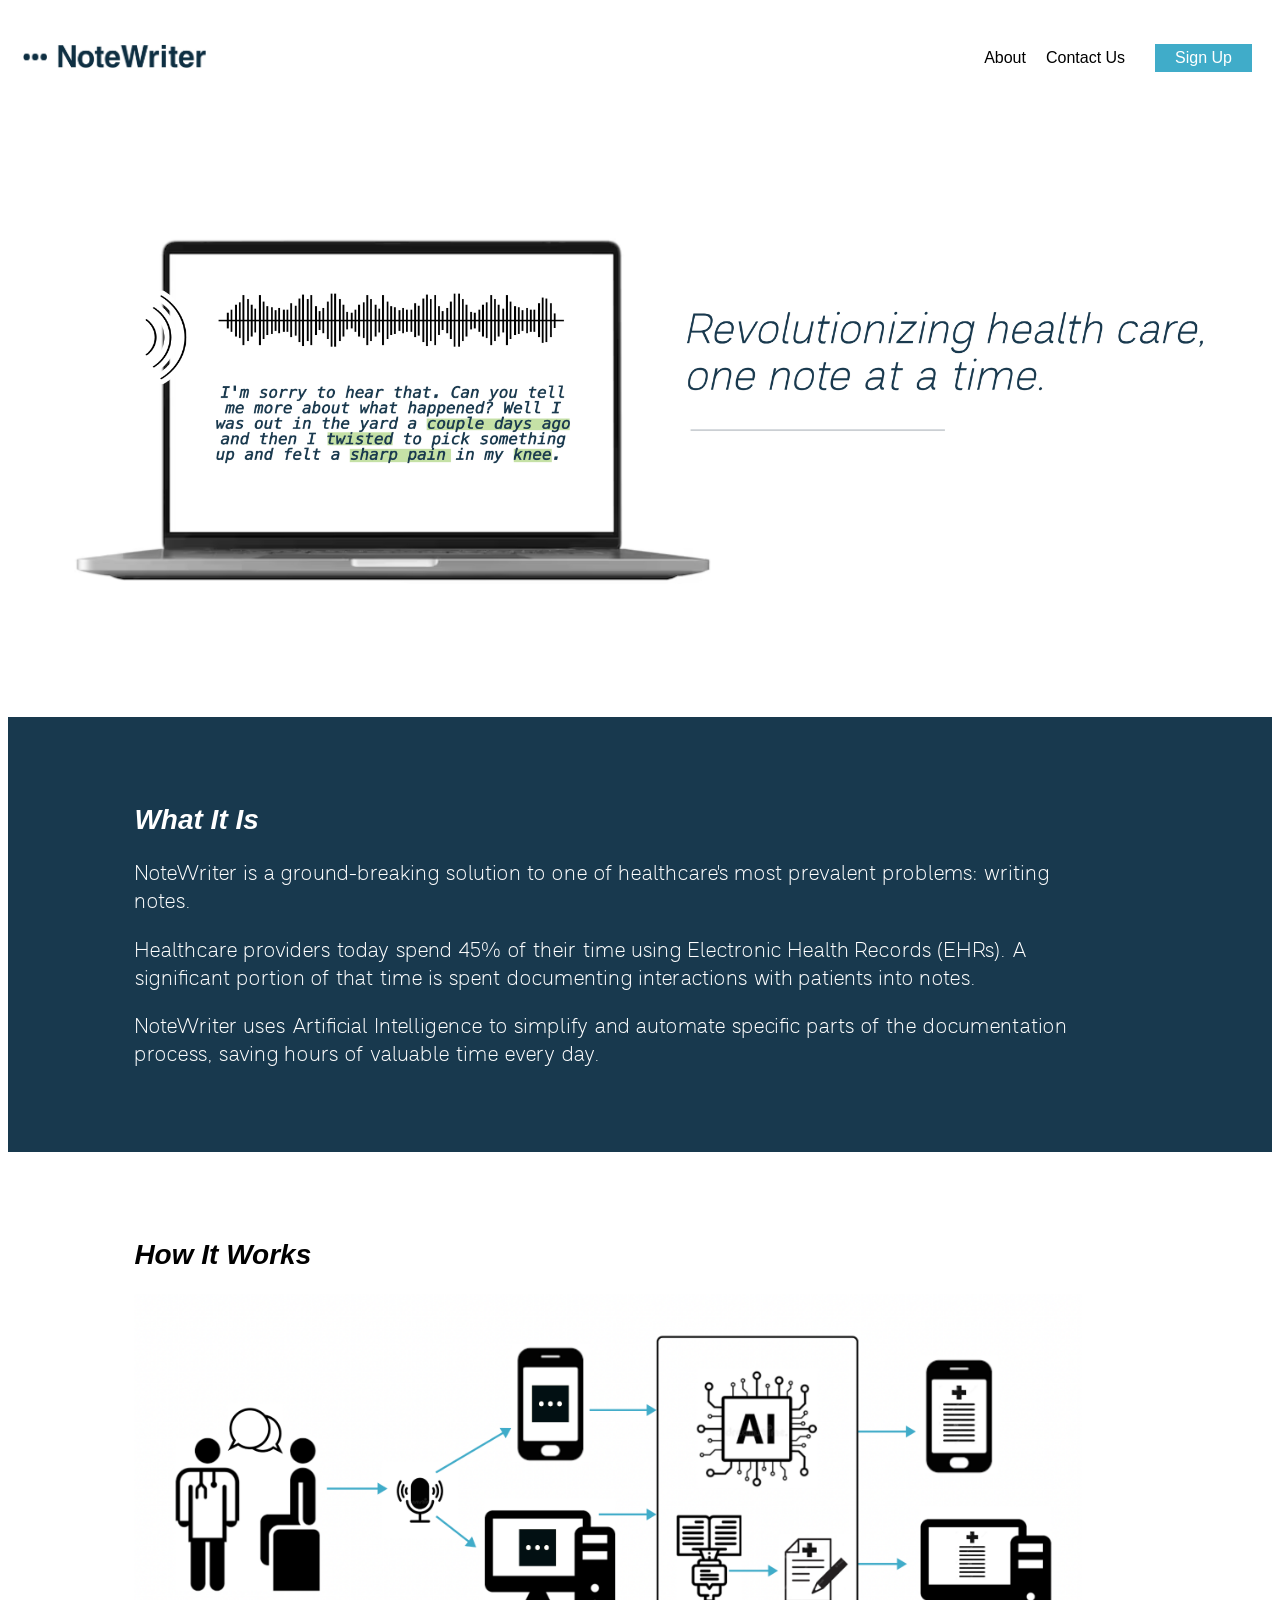
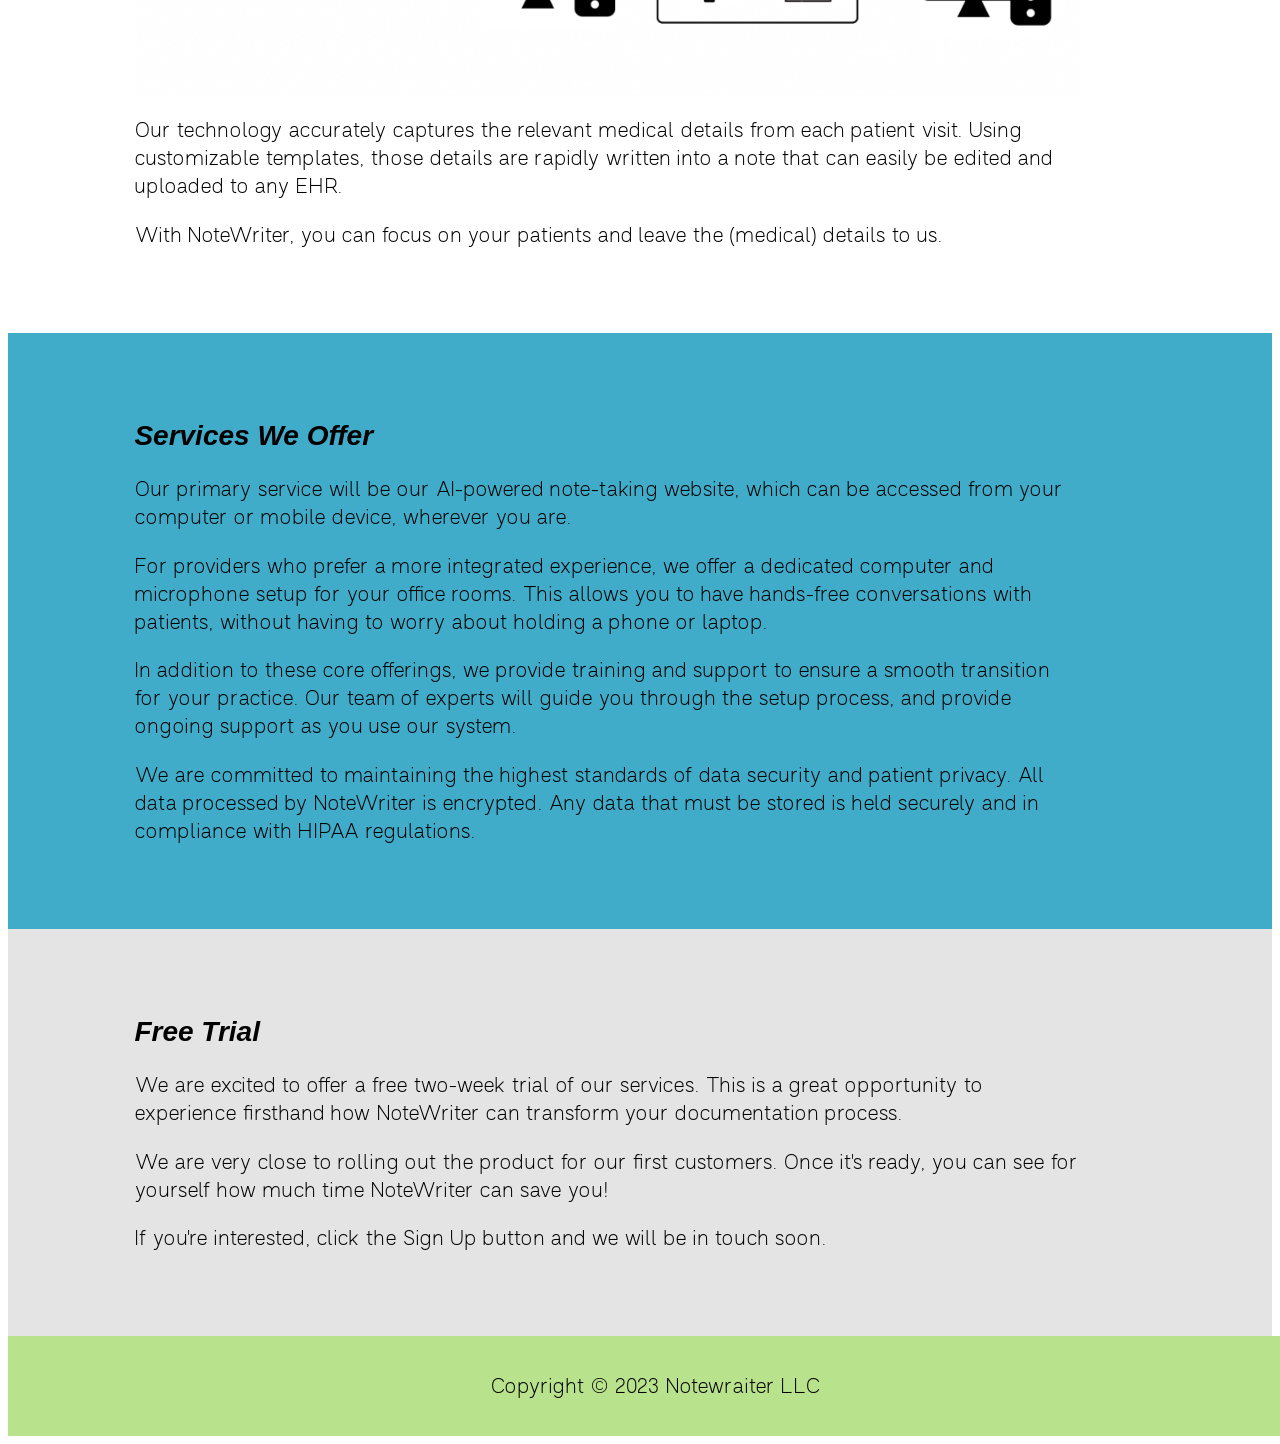
<file: index.html>
<!DOCTYPE html>
<html>
<head>
    <title>notewrAIter</title>
    <link rel="stylesheet" type="text/css" href="styles.css">
    <link rel="icon" href="favicon.jpg" type="image/jpg">

</head>
<body>
  <nav>
    <a href="index.html">
        <img class="nav-image" src="emblem.jpg" alt="notewrAIter emblem"  >
    </a>
      <ul>
          <li><a href="about.html">About</a></li>
          <li><a href="contact.html">Contact Us</a></li>
          <li><a href="signup.html" class="button">Sign Up</a></li>
      </ul>
  </nav>

  <main>
          <img id="header1" src="header.jpg" alt="Large Filler Picture">


  <section id="introduction">
    <div class="section-content">
      <h2> What It Is</h2>
    <p>NoteWriter is a ground-breaking solution to one of healthcare's most prevalent problems: writing notes.</p>
    <p>Healthcare providers today spend 45% of their time using Electronic Health Records (EHRs). A significant portion of that time is spent documenting
      interactions with patients into notes.
    </p>
    <p>NoteWriter uses Artificial Intelligence to simplify and automate specific parts of the documentation process, saving hours of valuable time every day. </p>
</div>
  </section>


<section id="howitworks">
  <div class="section-content">
  <h2>How It Works</h2>
  <div class="top-image-container" >
    <img class="howitworks-image" src="howitworks.png" alt="How it Works diagram">
</div>
<p>Our technology accurately captures the relevant medical details from each patient visit. Using customizable templates,
  those details are rapidly written into a note that can easily be edited and uploaded to any EHR.</p>
  <p>With NoteWriter, you can focus on your patients and leave the (medical) details to us.</p>
</div>
</section>


  <section id="services">
    <div class="section-content">
  <h2>Services We Offer</h2>
    <p>Our primary service will be our AI-powered note-taking website, which can be accessed from your computer or mobile device, wherever you are.</p>
    <p>For providers who prefer a more integrated experience, we offer a dedicated computer and microphone setup for your office rooms. This allows you to have hands-free conversations with patients, without having to worry about holding a phone or laptop.</p>
    <p>In addition to these core offerings, we provide training and support to ensure a smooth transition for your practice. Our team of experts will guide you through the setup process, and provide ongoing support as you use our system.</p>
    <p>We are committed to maintaining the highest standards of data security and patient privacy. All data processed by NoteWriter is encrypted. Any data that must be stored is held securely and in compliance with HIPAA regulations.</p>
</div>
  </section>


  <section id="trial">
    <div class="section-content">
    <h2>Free Trial</h2>
    <p>We are excited to offer a free two-week trial of our services. This is a great opportunity to experience firsthand how NoteWriter can transform your documentation process.</p>
    <p>We are very close to rolling out the product for our first customers. Once it's ready, you can see for yourself how much time NoteWriter can save you!</p>
    <p>If you're interested, click the Sign Up button and we will be in touch soon.</p>
    </div></section>

  </main>

  <footer>
      <p class="centeredstuff">Copyright &copy; 2023 Notewraiter LLC</p>
  </footer>
  <script src="main.js"></script>
</body>
</html>
</file>
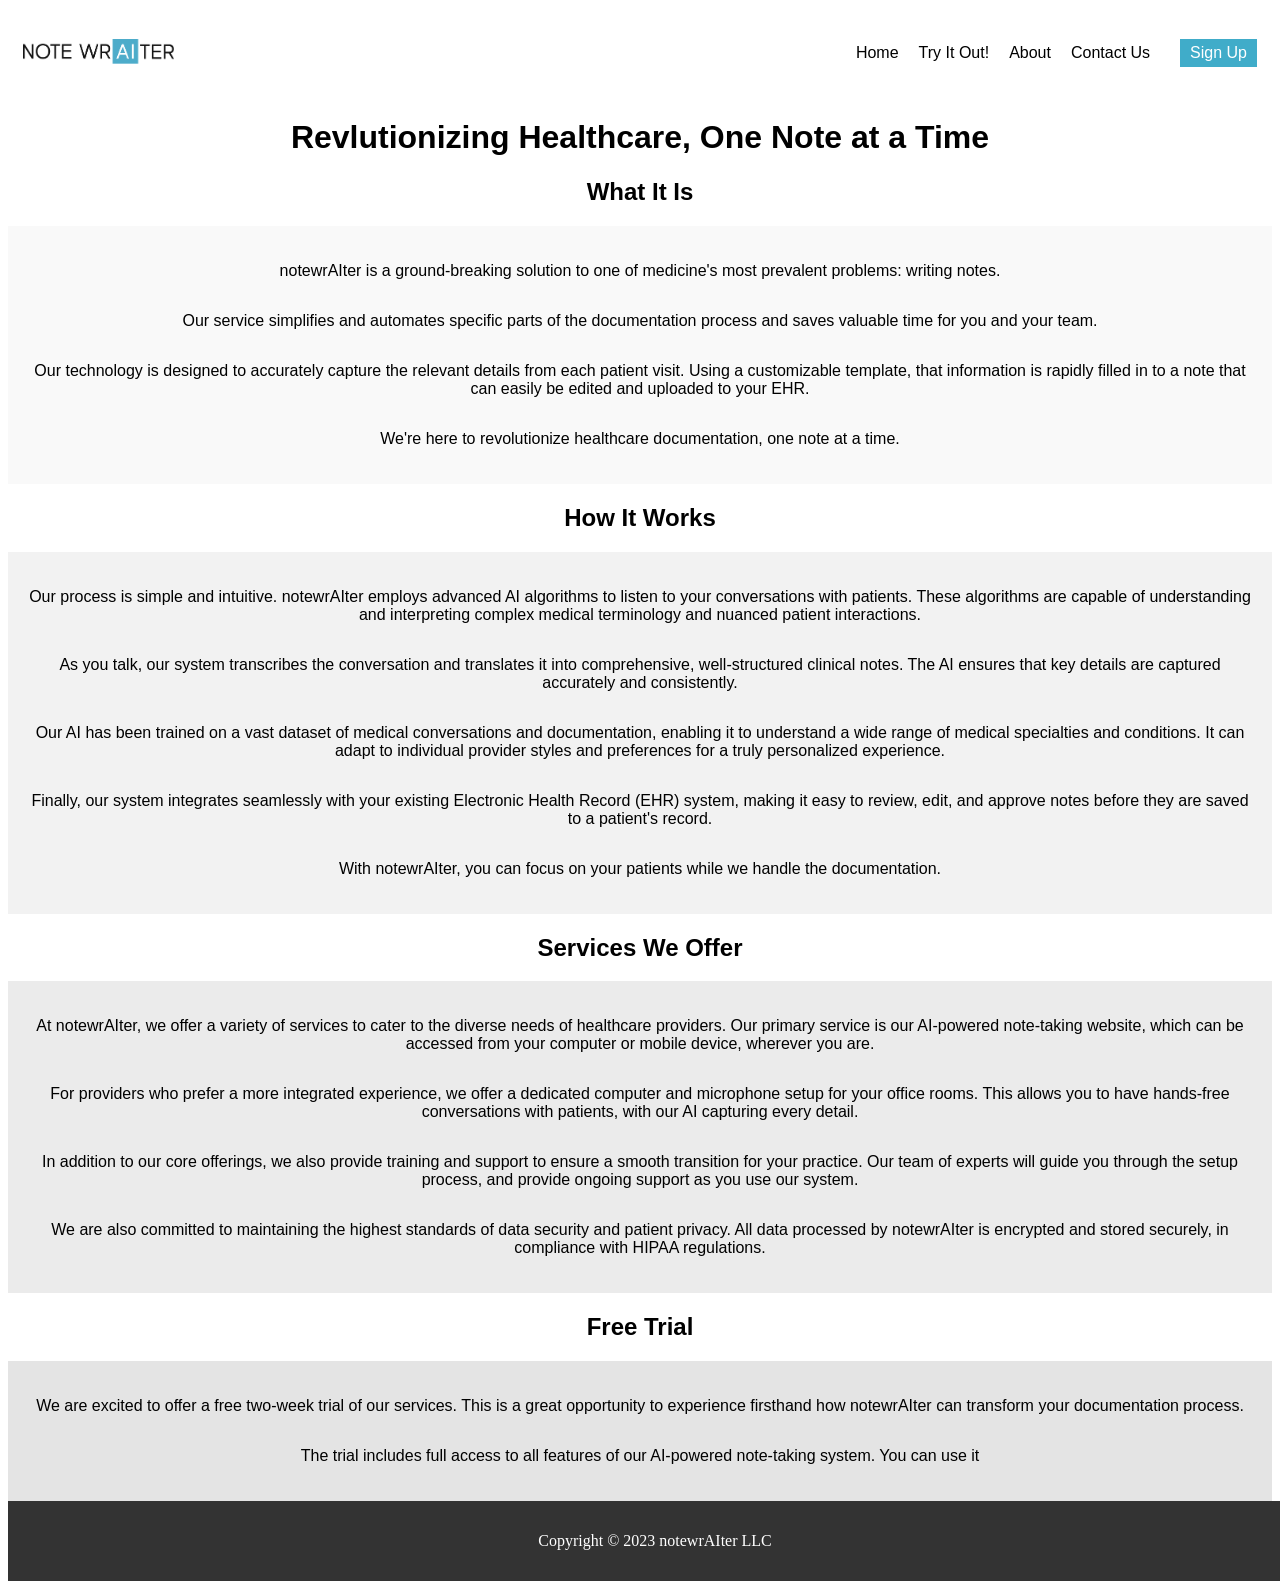
<file: public/index.html>
<!DOCTYPE html>
<html>
<head>
    <title>notewrAIter</title>
    <link rel="stylesheet" type="text/css" href="styles.css">
    <link rel="icon" href="favicon.jpg" type="image/jpg">

</head>
<body>
  <nav>
    <a href="index.html">
        <img class="nav-image" src="emblem.jpg" alt="notewrAIter emblem"  >
    </a>
      <ul>
          <li><a href="index.html">Home</a></li>
          <li><a href="tryit.html">Try It Out!</a></li>
          <li><a href="about.html">About</a></li>
          <li><a href="contact.html">Contact Us</a></li>
          <li><a href="signup.html" class="button">Sign Up</a></li>
      </ul>
  </nav>

  <main>
<h1>Revlutionizing Healthcare, One Note at a Time</h1>
  <h2> What It Is</h2>
  <section id="introduction">
    <p>notewrAIter is a ground-breaking solution to one of medicine's most prevalent problems: writing notes.</p>
    <p>Our service simplifies and automates specific parts of the documentation process and saves valuable time for you and your team. </p>
    <p>Our technology is designed to accurately capture the relevant details from each patient visit. Using a customizable template,
      that information is rapidly filled in to a note that can easily be edited and uploaded
      to your EHR.
    </p>
    <p>We're here to revolutionize healthcare documentation, one note at a time.</p>
</section>

<h2>How It Works</h2>
<section id="howitworks">
  <p>Our process is simple and intuitive. notewrAIter employs advanced AI algorithms to listen to your conversations with patients. These algorithms are capable of understanding and interpreting complex medical terminology and nuanced patient interactions.</p>
  <p>As you talk, our system transcribes the conversation and translates it into comprehensive, well-structured clinical notes. The AI ensures that key details are captured accurately and consistently.</p>
  <p>Our AI has been trained on a vast dataset of medical conversations and documentation, enabling it to understand a wide range of medical specialties and conditions. It can adapt to individual provider styles and preferences for a truly personalized experience.</p>
  <p>Finally, our system integrates seamlessly with your existing Electronic Health Record (EHR) system, making it easy to review, edit, and approve notes before they are saved to a patient's record.</p>
  <p>With notewrAIter, you can focus on your patients while we handle the documentation.</p>
</section>


  <h2>Services We Offer</h2>
  <section id="services">
    <p>At notewrAIter, we offer a variety of services to cater to the diverse needs of healthcare providers. Our primary service is our AI-powered note-taking website, which can be accessed from your computer or mobile device, wherever you are.</p>
    <p>For providers who prefer a more integrated experience, we offer a dedicated computer and microphone setup for your office rooms. This allows you to have hands-free conversations with patients, with our AI capturing every detail.</p>
    <p>In addition to our core offerings, we also provide training and support to ensure a smooth transition for your practice. Our team of experts will guide you through the setup process, and provide ongoing support as you use our system.</p>
    <p>We are also committed to maintaining the highest standards of data security and patient privacy. All data processed by notewrAIter is encrypted and stored securely, in compliance with HIPAA regulations.</p>
</section>


  <h2>Free Trial</h2>
  <section id="trial">
    <p>We are excited to offer a free two-week trial of our services. This is a great opportunity to experience firsthand how notewrAIter can transform your documentation process.</p>
    <p>The trial includes full access to all features of our AI-powered note-taking system. You can use it


  </main>

  <footer>
      <p>Copyright &copy; 2023 notewrAIter LLC</p>
  </footer>

</body>
</html>
</file>
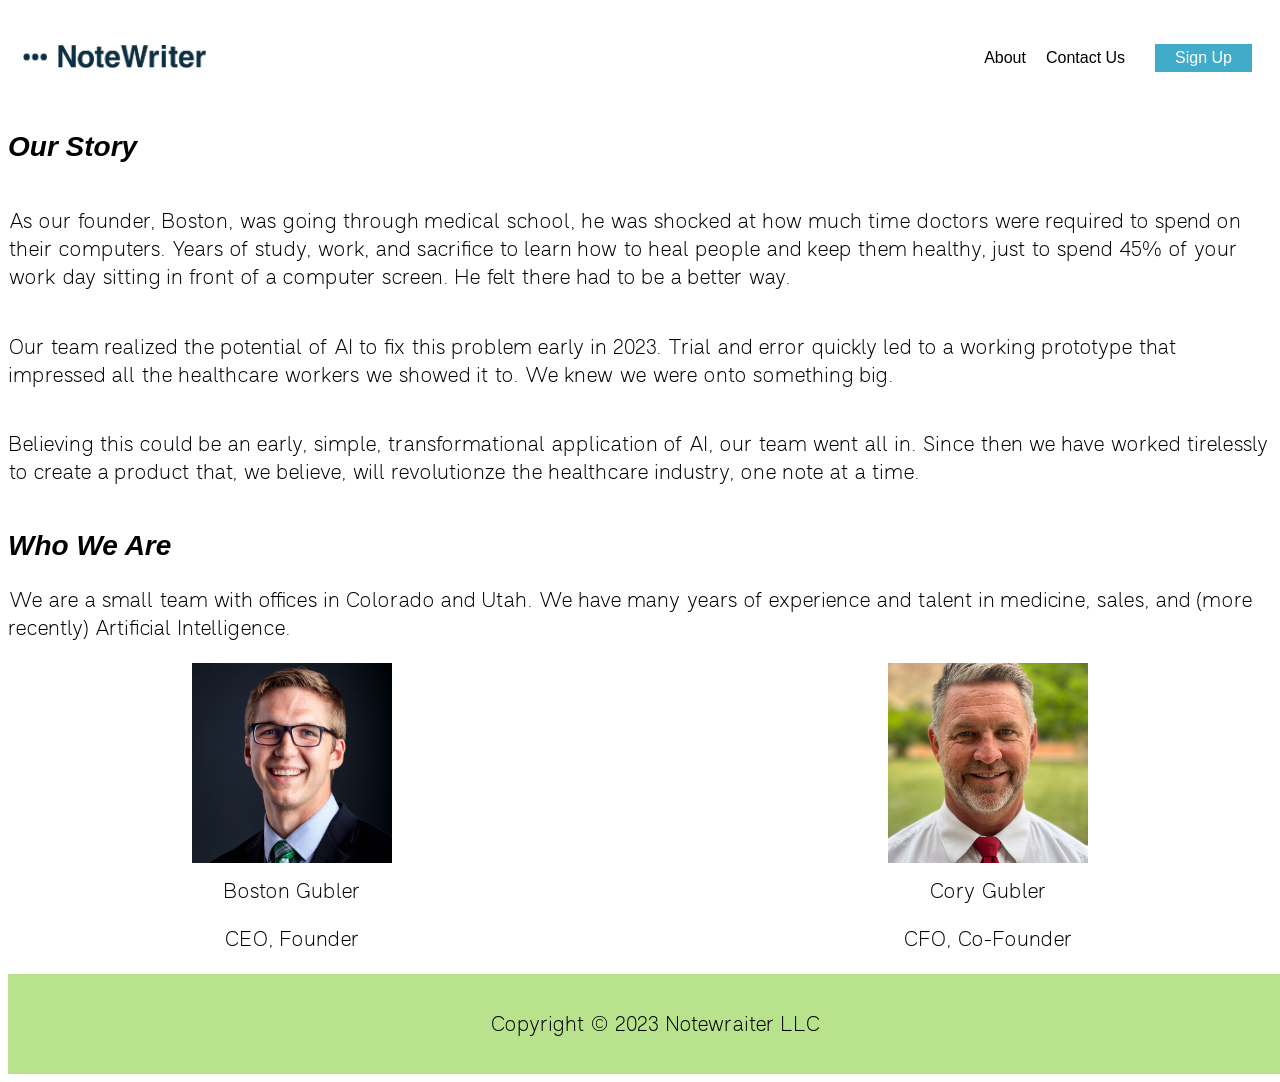
<file: about.html>
<!DOCTYPE html>
<html>
<head>
    <title>NoteWriter</title>
    <link rel="stylesheet" type="text/css" href="styles.css">
    <link rel="icon" href="favicon.jpg" type="image/jpg">

</head>
<body>
  <nav>
    <a href="index.html">
        <img class="nav-image" src="emblem.jpg" alt="NoteWriter emblem"  >
    </a>
      <ul>
          <li><a href="about.html">About</a></li>
          <li><a href="contact.html">Contact Us</a></li>
          <li><a href="signup.html" class="button">Sign Up</a></li>
      </ul>
  </nav>

  <main>
    <h2>Our Story </h2>
    <section id="introduction">
      <p>As our founder, Boston, was going through medical school, he was shocked at how much time doctors were required
        to spend on their computers. Years of study, work, and sacrifice to learn how to heal people and keep them healthy,
        just to spend 45% of your work day sitting in front of a computer screen. He felt there had to be a better way.
      </p>
      <p>Our team realized the potential of AI to fix this problem early in 2023. Trial and error quickly led to a working prototype
        that impressed all the healthcare workers we showed it to. We knew we were onto something big.</p>
        
        <p>Believing this could be an early,
        simple, transformational application of AI, our team went all in. Since then we have worked tirelessly to create a product
        that, we believe, will revolutionze the healthcare industry, one note at a time.
      </p>

  </section>
<h2>Who We Are</H2>

  <p>We are a small team with offices in Colorado and Utah. We have many years of experience and talent in medicine, sales, and (more recently) Artificial Intelligence. 
    </p>

  <section id="photo-section" class="flex-row">
    <div class="photo-container">
        <img src="BostonProfile.jpg" alt="Boston Gubler's Profile Picture">
        <p class="centeredstuff">Boston Gubler</p>
        <p class="centeredstuff">CEO, Founder</p>
    </div>
    <div class="photo-container">
        <img src="CoryProfile.jpeg" alt="Cory Gubler's Profile Picture">
        <p class="centeredstuff">Cory Gubler</p>
        <p class="centeredstuff">CFO, Co-Founder</p>
    </div>
</section>


  <footer>
      <p class="centeredstuff">Copyright &copy; 2023 Notewraiter LLC</p>
  </footer>

</body>
</html>

  </main>
</file>
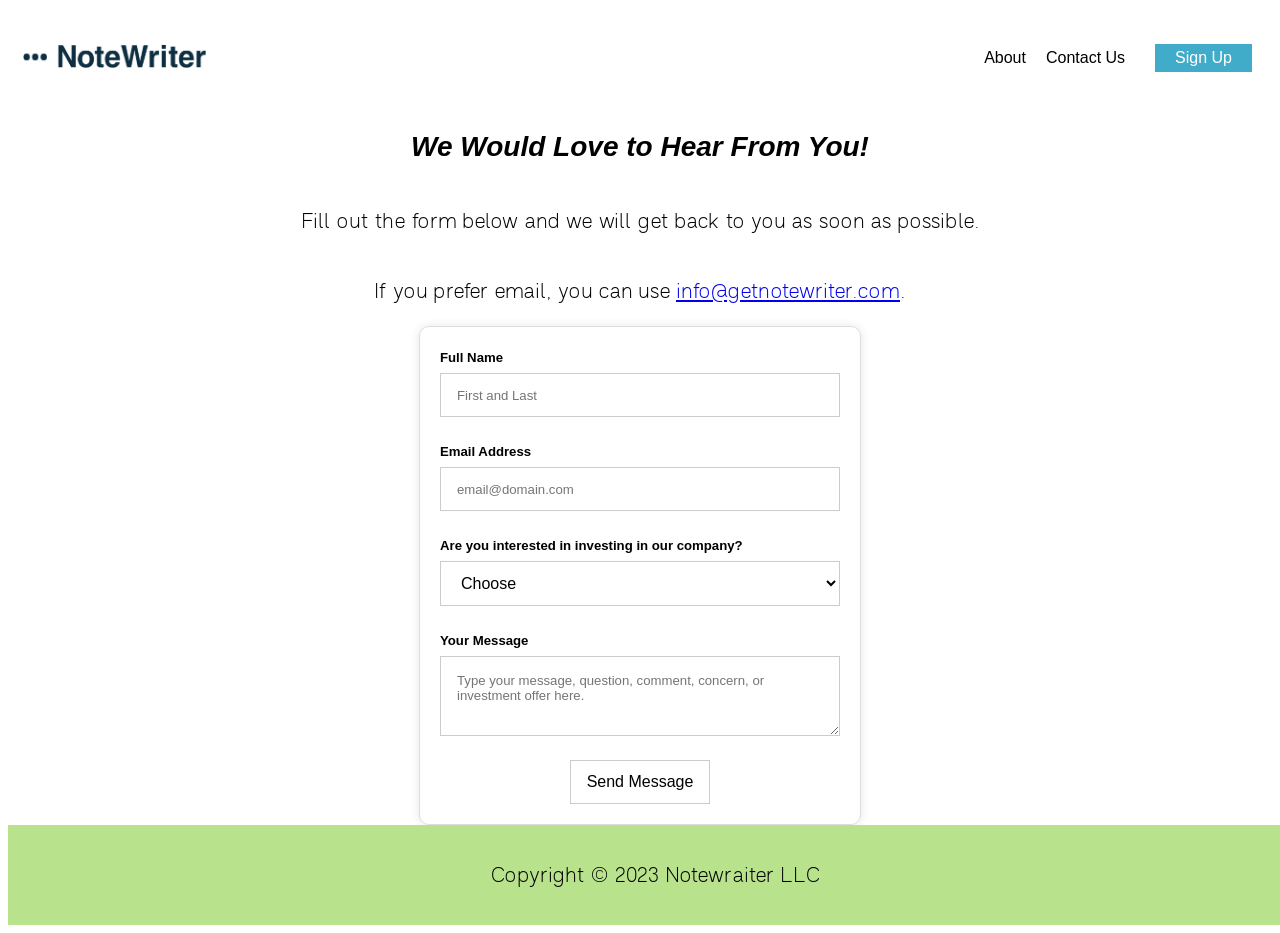
<file: contact.html>
<!DOCTYPE html>
<html>
<head>
    <title>notewrAIter</title>
    <link rel="stylesheet" type="text/css" href="styles.css">
    <link rel="icon" href="favicon.jpg" type="image/jpg">
    <style>
      form {
          display: flex;
          flex-direction: column;
          align-items: center;
          max-width: 400px;
          margin: 0 auto;
          padding: 20px;
          border: 1px solid #ddd;
          border-radius: 10px;
          box-shadow: 0 0 10px rgba(0, 0, 0, 0.1);
      }
  
      form label {
          font-weight: bold;
          margin-top: 15px;
      }
  
      form input[type="text"],
      form input[type="email"],
      form textarea {
          width: 100%;
          padding: 10px;
          border: 1px solid #ddd;
          border-radius: 5px;
          box-sizing: border-box; /* Ensure the padding and border are included in the width */
          margin-bottom: 15px; /* Add some spacing between the input fields */
      }
  
      
      form input[type="submit"] {
          margin-top: 20px;
          padding: 10px 20px;
          border: none;
          background-color: #007BFF;
          color: white;
          cursor: pointer;
          border-radius: 5px;
      }
  
      form input[type="submit"]:hover {
          background-color: #0056b3;
      }
  </style>

</head>
<body>
  <nav>
    <a href="index.html">
        <img class="nav-image" src="emblem.jpg" alt="NoteWriter emblem"  >
    </a>
      <ul>
          <li><a href="about.html">About</a></li>
          <li><a href="contact.html">Contact Us</a></li>
          <li><a href="signup.html" class="button">Sign Up</a></li>
      </ul>
  </nav>

  <main>
    <h2 class="centeredstuff">We Would Love to Hear From You!</h2>
    <section>
    <p class="centeredstuff">Fill out the form below and we will get back to you as soon as possible.
    </p>
    <p class="centeredstuff">If you prefer email, you can use <a href="mailto:info@getnotewriter.com">info@getnotewriter.com</a>.</p>
</section>

<form id="fs-frm" name="survey-form" accept-charset="utf-8" action="https://formspree.io/f/{form_id}" method="post">
    <fieldset id="fs-frm-inputs">
      <label for="full-name">Full Name</label>
      <input type="text" name="name" id="full-name" placeholder="First and Last" required="">
      <label for="email-address">Email Address</label>
      <input type="email" name="_replyto" id="email-address" placeholder="email@domain.com" required="">
      <fieldset id="fs-frm-selects">
        <label for="timely">Are you interested in investing in our company?</label>
        <select name="timely" id="timely" required="">
          <option value="" selected="" disabled="">Choose</option>
          <option value="1">Yes!</option>
          <option value="3">Not at this time.</option>
        </select>
      </fieldset>
      <label for="message">Your Message</label>
      <textarea rows="3" name="message" id="message" placeholder="Type your message, question, comment, concern, or investment offer here." required=""></textarea>
      <input type="hidden" name="_subject" id="email-subject" value="Survey Responses">
    </fieldset>
    <input type="submit" value="Send Message">
  </form><style>/* reset */
  #fs-frm input,
  #fs-frm select,
  #fs-frm textarea,
  #fs-frm fieldset,
  #fs-frm optgroup,
  #fs-frm label,
  #fs-frm #card-element:disabled {
    font-family: inherit;
    font-size: 100%;
    color: inherit;
    border: none;
    border-radius: 0;
    display: block;
    width: 100%;
    padding: 0;
    margin: 0;

  }
  #fs-frm label,
  #fs-frm legend,
  #fs-frm ::placeholder {
    font-size: .825rem;
    margin-bottom: .5rem;
    padding-top: .2rem;
    display: flex;
    align-items: baseline;
  }
  
  /* border, padding, margin, width */
  #fs-frm input,
  #fs-frm select,
  #fs-frm textarea,
  #fs-frm #card-element {
    border: 1px solid rgba(0,0,0,0.2);
    background-color: rgba(255,255,255,0.9);
    padding: .75em 1rem;
    margin-bottom: 1.5rem;
  }
  #fs-frm input:focus,
  #fs-frm select:focus,
  #fs-frm textarea:focus {
    background-color: white;
    outline-style: solid;
    outline-width: thin;
    outline-color: gray;
    outline-offset: -1px;
  }
  #fs-frm [type="text"],
  #fs-frm [type="email"] {
    width: 100%;
  }
  #fs-frm [type="button"],
  #fs-frm [type="submit"],
  #fs-frm [type="reset"] {
    width: auto;
    cursor: pointer;
    -webkit-appearance: button;
    -moz-appearance: button;
    appearance: button;
  }
  #fs-frm [type="button"]:focus,
  #fs-frm [type="submit"]:focus,
  #fs-frm [type="reset"]:focus {
    outline: none;
  }
  #fs-frm [type="submit"],
  #fs-frm [type="reset"] {
    margin-bottom: 0;
  }
  #fs-frm select {
    text-transform: none;
  }
  
  #fs-frm [type="checkbox"] {
    -webkit-appearance: checkbox;
    -moz-appearance: checkbox;
    appearance: checkbox;
    display: inline-block;
    width: auto;
    margin: 0 .5em 0 0 !important;
  }
  
  #fs-frm [type="radio"] {
    -webkit-appearance: radio;
    -moz-appearance: radio;
    appearance: radio;
  }
  
  /* address, locale */
  #fs-frm fieldset.locale input[name="city"],
  #fs-frm fieldset.locale select[name="state"],
  #fs-frm fieldset.locale input[name="postal-code"] {
    display: inline;
  }
  #fs-frm fieldset.locale input[name="city"] {
    width: 52%;
  }
  #fs-frm fieldset.locale select[name="state"],
  #fs-frm fieldset.locale input[name="postal-code"] {
    width: 20%;
  }
  #fs-frm fieldset.locale input[name="city"],
  #fs-frm fieldset.locale select[name="state"] {
    margin-right: 3%;
  }
  </style>



  <footer>
      <p class="centeredstuff">Copyright &copy; 2023 Notewraiter LLC</p>
  </footer>

</body>
</html>

  </main>
</file>
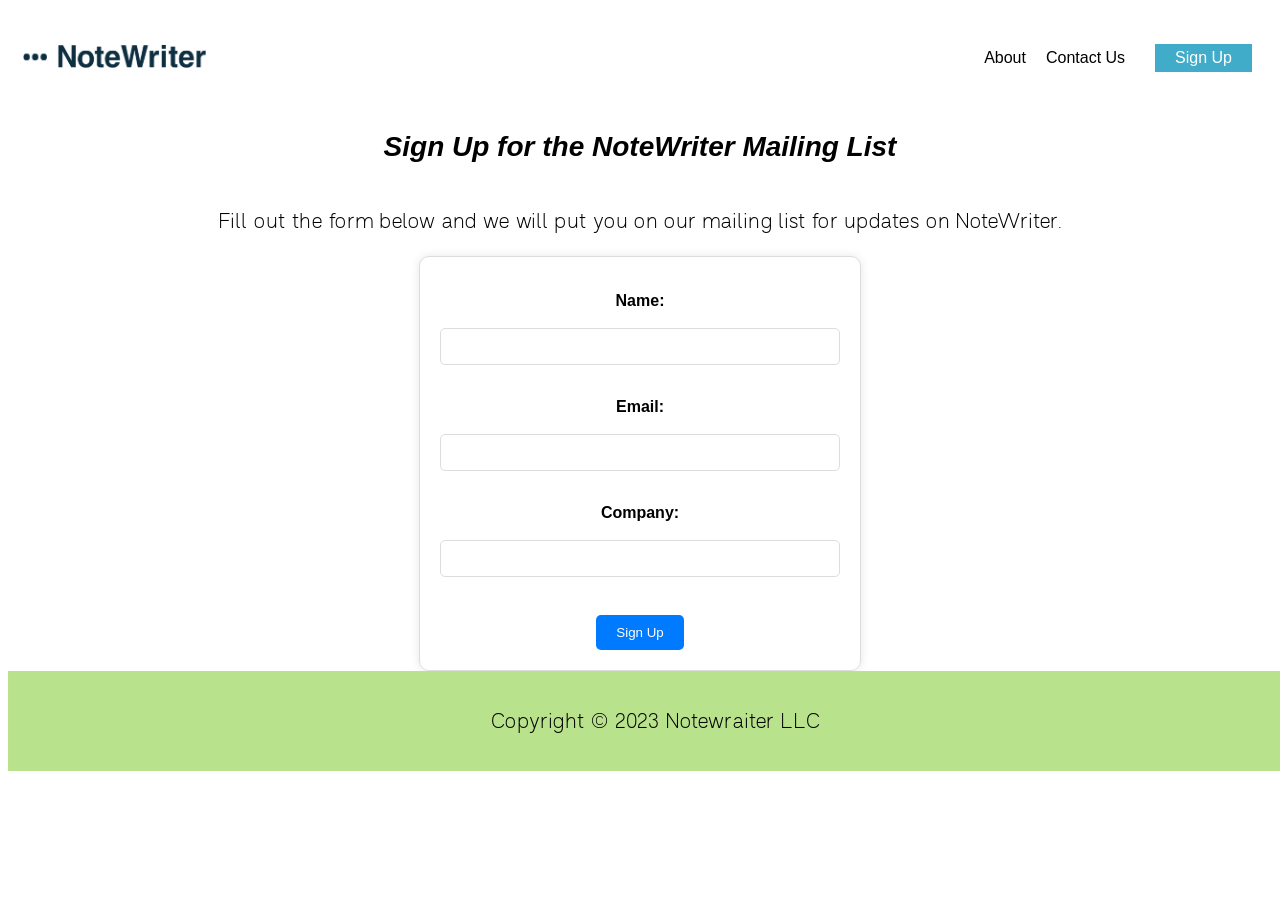
<file: signup.html>
<!DOCTYPE html>
<html>
<head>
    <title>NoteWriter</title>
    <link rel="stylesheet" type="text/css" href="styles.css">
    <link rel="icon" href="favicon.jpg" type="image/jpg">

</head>
<body>
  <nav>
    <a href="index.html">
        <img class="nav-image" src="emblem.jpg" alt="NoteWriter emblem"  >
    </a>
      <ul>
          <li><a href="about.html">About</a></li>
          <li><a href="contact.html">Contact Us</a></li>
          <li><a href="signup.html" class="button">Sign Up</a></li>
      </ul>
  </nav>

  <main>
    <h2 class="centeredstuff">Sign Up for the NoteWriter Mailing List</h2>
    <section>
    <p class="centeredstuff">Fill out the form below and we will put you on our mailing list for 
        updates on NoteWriter.
    </p>
</section>
    <form action="https://formspree.io/f/meqwdvzv" method="post">
        <label for="name">Name:</label><br>
        <input type="text" id="name" name="name" required><br>
        <label for="email">Email:</label><br>
        <input type="email" id="email" name="email" required><br>
        <label for="company">Company:</label><br>
        <input type="text" id="company" name="company"><br>
        <input type="submit" value="Sign Up">
    </form>


  <footer>
      <p class="centeredstuff">Copyright &copy; 2023 Notewraiter LLC</p>
  </footer>

</body>
</html>

  </main>
</file>
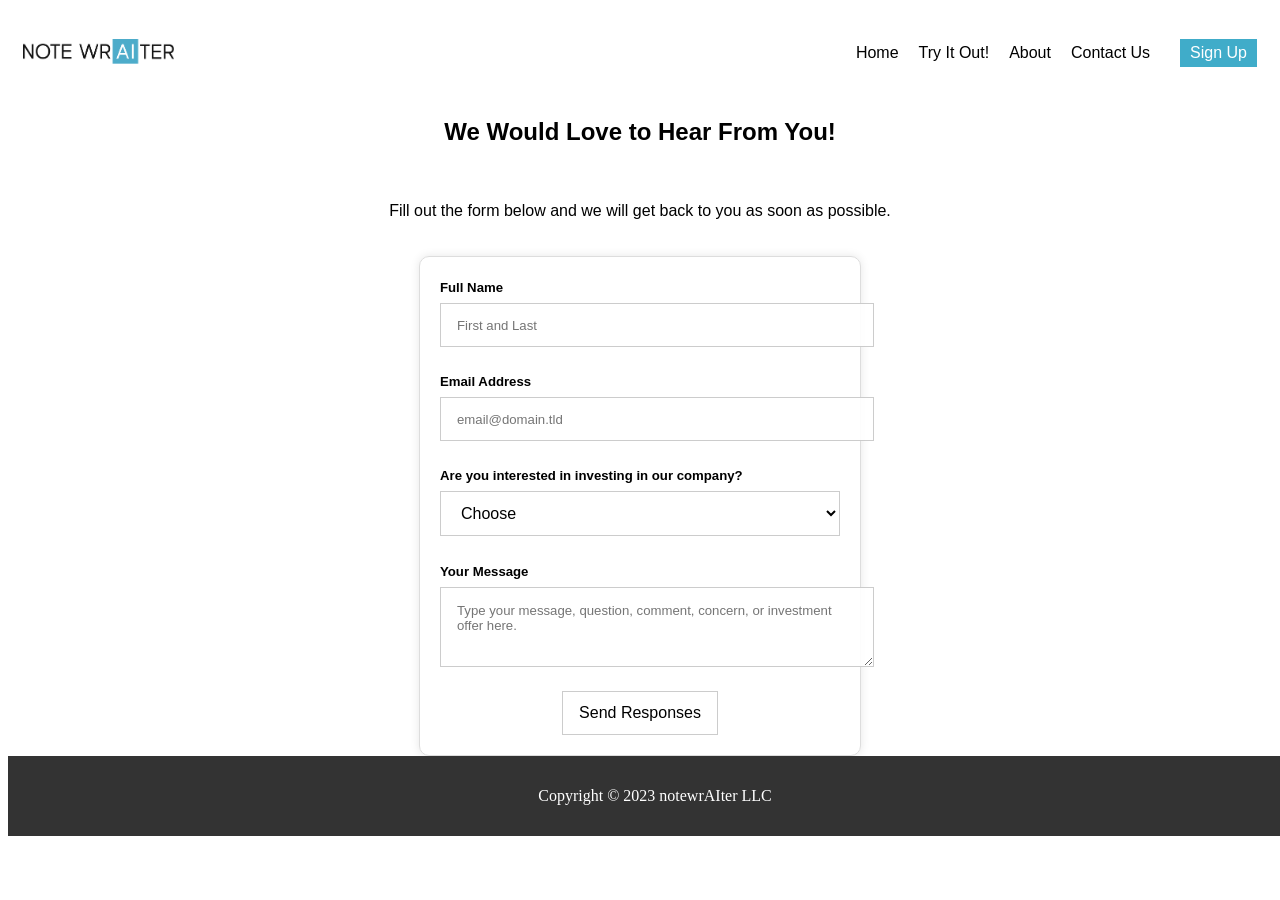
<file: public/contact.html>
<!DOCTYPE html>
<html>
<head>
    <title>notewrAIter</title>
    <link rel="stylesheet" type="text/css" href="styles.css">
    <link rel="icon" href="favicon.jpg" type="image/jpg">

</head>
<body>
  <nav>
    <a href="index.html">
        <img class="nav-image" src="emblem.jpg" alt="notewrAIter emblem"  >
    </a>
      <ul>
          <li><a href="index.html">Home</a></li>
          <li><a href="tryit.html">Try It Out!</a></li>
          <li><a href="about.html">About</a></li>
          <li><a href="contact.html">Contact Us</a></li>
          <li><a href="signup.html" class="button">Sign Up</a></li>
      </ul>
  </nav>

  <main>
    <h2>We Would Love to Hear From You!</h2>
    <section>
    <p>Fill out the form below and we will get back to you as soon as possible.
    </p>
</section>

<form id="fs-frm" name="survey-form" accept-charset="utf-8" action="https://formspree.io/f/{form_id}" method="post">
    <fieldset id="fs-frm-inputs">
      <label for="full-name">Full Name</label>
      <input type="text" name="name" id="full-name" placeholder="First and Last" required="">
      <label for="email-address">Email Address</label>
      <input type="email" name="_replyto" id="email-address" placeholder="email@domain.tld" required="">
      <fieldset id="fs-frm-selects">
        <label for="timely">Are you interested in investing in our company?</label>
        <select name="timely" id="timely" required="">
          <option value="" selected="" disabled="">Choose</option>
          <option value="1">Yes!</option>
          <option value="3">Not at this time.</option>
          <option value="5">I wanted to reach out about something else.</option>
        </select>
      </fieldset>
      <label for="message">Your Message</label>
      <textarea rows="3" name="message" id="message" placeholder="Type your message, question, comment, concern, or investment offer here." required=""></textarea>
      <input type="hidden" name="_subject" id="email-subject" value="Survey Responses">
    </fieldset>
    <input type="submit" value="Send Responses">
  </form><style>/* reset */
  #fs-frm input,
  #fs-frm select,
  #fs-frm textarea,
  #fs-frm fieldset,
  #fs-frm optgroup,
  #fs-frm label,
  #fs-frm #card-element:disabled {
    font-family: inherit;
    font-size: 100%;
    color: inherit;
    border: none;
    border-radius: 0;
    display: block;
    width: 100%;
    padding: 0;
    margin: 0;

  }
  #fs-frm label,
  #fs-frm legend,
  #fs-frm ::placeholder {
    font-size: .825rem;
    margin-bottom: .5rem;
    padding-top: .2rem;
    display: flex;
    align-items: baseline;
  }
  
  /* border, padding, margin, width */
  #fs-frm input,
  #fs-frm select,
  #fs-frm textarea,
  #fs-frm #card-element {
    border: 1px solid rgba(0,0,0,0.2);
    background-color: rgba(255,255,255,0.9);
    padding: .75em 1rem;
    margin-bottom: 1.5rem;
  }
  #fs-frm input:focus,
  #fs-frm select:focus,
  #fs-frm textarea:focus {
    background-color: white;
    outline-style: solid;
    outline-width: thin;
    outline-color: gray;
    outline-offset: -1px;
  }
  #fs-frm [type="text"],
  #fs-frm [type="email"] {
    width: 100%;
  }
  #fs-frm [type="button"],
  #fs-frm [type="submit"],
  #fs-frm [type="reset"] {
    width: auto;
    cursor: pointer;
    -webkit-appearance: button;
    -moz-appearance: button;
    appearance: button;
  }
  #fs-frm [type="button"]:focus,
  #fs-frm [type="submit"]:focus,
  #fs-frm [type="reset"]:focus {
    outline: none;
  }
  #fs-frm [type="submit"],
  #fs-frm [type="reset"] {
    margin-bottom: 0;
  }
  #fs-frm select {
    text-transform: none;
  }
  
  #fs-frm [type="checkbox"] {
    -webkit-appearance: checkbox;
    -moz-appearance: checkbox;
    appearance: checkbox;
    display: inline-block;
    width: auto;
    margin: 0 .5em 0 0 !important;
  }
  
  #fs-frm [type="radio"] {
    -webkit-appearance: radio;
    -moz-appearance: radio;
    appearance: radio;
  }
  
  /* address, locale */
  #fs-frm fieldset.locale input[name="city"],
  #fs-frm fieldset.locale select[name="state"],
  #fs-frm fieldset.locale input[name="postal-code"] {
    display: inline;
  }
  #fs-frm fieldset.locale input[name="city"] {
    width: 52%;
  }
  #fs-frm fieldset.locale select[name="state"],
  #fs-frm fieldset.locale input[name="postal-code"] {
    width: 20%;
  }
  #fs-frm fieldset.locale input[name="city"],
  #fs-frm fieldset.locale select[name="state"] {
    margin-right: 3%;
  }
  </style>



  <footer>
      <p>Copyright &copy; 2023 notewrAIter LLC</p>
  </footer>

</body>
</html>

  </main>
</file>
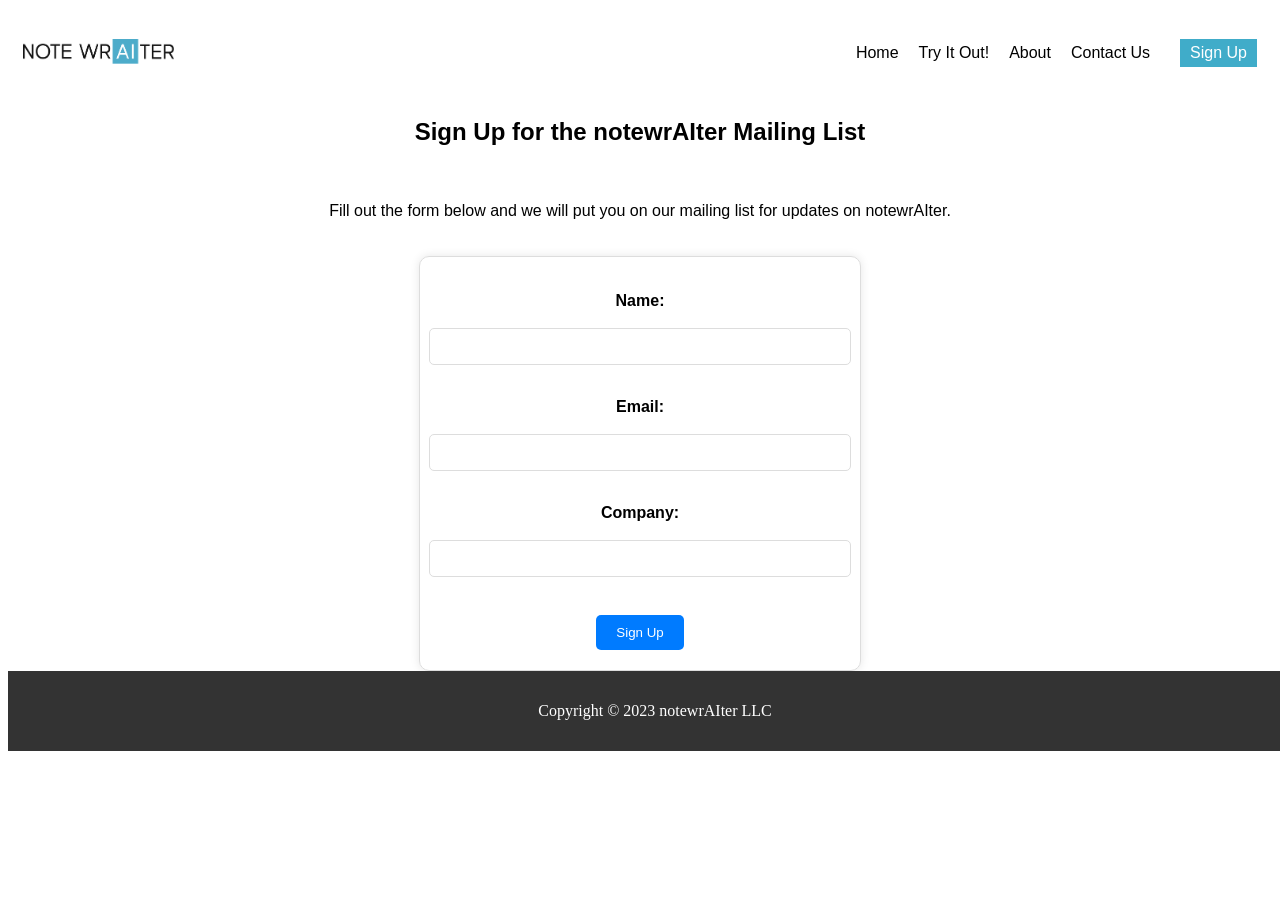
<file: public/signup.html>
<!DOCTYPE html>
<html>
<head>
    <title>notewrAIter</title>
    <link rel="stylesheet" type="text/css" href="styles.css">
    <link rel="icon" href="favicon.jpg" type="image/jpg">

</head>
<body>
  <nav>
    <a href="index.html">
        <img class="nav-image" src="emblem.jpg" alt="notewrAIter emblem"  >
    </a>
      <ul>
          <li><a href="index.html">Home</a></li>
          <li><a href="tryit.html">Try It Out!</a></li>
          <li><a href="about.html">About</a></li>
          <li><a href="contact.html">Contact Us</a></li>
          <li><a href="signup.html" class="button">Sign Up</a></li>
      </ul>
  </nav>

  <main>
    <h2>Sign Up for the notewrAIter Mailing List</h2>
    <section>
    <p>Fill out the form below and we will put you on our mailing list for 
        updates on notewrAIter.
    </p>
</section>
    <form action="https://formspree.io/f/meqwdvzv" method="post">
        <label for="name">Name:</label><br>
        <input type="text" id="name" name="name" required><br>
        <label for="email">Email:</label><br>
        <input type="email" id="email" name="email" required><br>
        <label for="company">Company:</label><br>
        <input type="text" id="company" name="company"><br>
        <input type="submit" value="Sign Up">
    </form>


  <footer>
      <p>Copyright &copy; 2023 notewrAIter LLC</p>
  </footer>

</body>
</html>

  </main>
</file>
<file: styles.css>
body {
    font-family: Arial, sans-serif;
}

nav {
    display: flex;
    justify-content: space-between;
    align-items: center;
    padding: 5px;
    background-color: #ffffff;
    position: sticky;  /* Add this */
    top: 0;  /* And this */
    z-index: 1;  /* Optional: this ensures the navbar stays on top of all other content */
}

nav ul {
    display: flex;
    list-style: none;
    align-items: center; 
    text-align: center;
}

nav ul li {
    margin-left: 10px;
    text-align: center;
    padding: 5px 5px;
    white-space: nowrap
}

nav ul li a {
    color: rgb(0, 0, 0);
    text-decoration: none;
}

header {
    background-color: #ffffff;
    padding: 10px;
    text-align: center;
}

footer {
    background-color: #b9e28c;
    color: black;
    text-align: center;
    padding: 15px;
    width: 100%;
    margin-top: auto;
    text-align: center;
    font-family: "Garamond"; /* This line sets the font to a generic serif font */
}


img{
    height: 200px;
    width: auto;
    align-items: center;
}

section {
    text-align: center;
    display: flex;
    flex-direction: column;
    width: 100%
}

.section-content {
    margin: 0 auto;
    padding-left: 10%;
    padding-right: 15%;
    padding-top: 5%;
    padding-bottom: 5%;
}

#introduction .section-content {
    background-color: #18394e;
    color: white;
}

#howitworks .section-content {
    background-color: #fff;
}

#services .section-content {
    background-color: #40acc9;
}

#trial .section-content {
    background-color: #e4e4e4;
}

.howitworks-image {
    display: block;
    margin-left: auto;
    margin-right: auto;
    width: 100%; 
    height: auto; /* This will maintain the image's aspect ratio */
    display: block; /* This will remove any unwanted white space around the image */
    max-width: 100%; /* This will ensure the image doesn't overflow its parent container */
    }


.nav-image {
    max-width: 20%;
    height: auto;
    padding: 10px;
}

.centeredstuff {
    text-align: center;
}

h2{
    text-align: left;
    font-size: 1.75em;
    font-style: italic;
}

h1{
    text-align: left;
    font-family: 'SalmaAlfaItalic', sans-serif;
}

.button {
    background-color: #40acc9;
    border: none;
    color: white;
    padding: 5px 20px;
    text-align: center;
    text-decoration: none;
    display: inline-block;
    font-size: 16px;
    margin: 10px 10px;
    cursor: pointer;
    white-space: nowrap;
  }

  #photo-section {
    display: flex;
    justify-content: space-between;
    flex-wrap: wrap;
}

.photo-container {
    width: 45%; /* 50% is half the width, minus 10px for a bit of space */
    box-sizing: border-box; /* This makes sure that padding and border are included in the element's total width and height */
    text-align: center; /* Center the text within the element */
}


.photo-container img {
    width: 200px; /* Or any other fixed size */
    height: 200px; /* Or any other fixed size */
    object-fit: cover; /* This property ensures the aspect ratio of the image is maintained */
}


.photo-container p {
    margin-top: 10px;
}

form {
    display: flex;
    flex-direction: column;
    align-items: center;
    justify-content: center;
    max-width: 400px;
    margin: 0 auto;
    padding: 20px;
    border: 1px solid #ddd;
    border-radius: 10px;
    box-shadow: 0 0 10px rgba(0,0,0,0.1);
}

form label {
    font-weight: bold;
    margin-top: 15px;
}

form input[type="text"], form input[type="email"], [type="textarea"] {
    width: 100%;
    padding: 10px;
    border: 1px solid #ddd;
    border-radius: 5px;
    box-sizing: border-box; /* Add this line */
}

form input[type="submit"] {
    margin-top: 20px;
    padding: 10px 20px;
    border: none;
    background-color: #007BFF;
    color: white;
    cursor: pointer;
    border-radius: 5px;
    box-sizing: border-box; /* Add this line */
}

form input[type="submit"]:hover {
    background-color: #0056b3;
}

#recordButton{
    background-color: #40acc9;
    border: none;
    color: white;
    padding: 5px 10px;
    text-align: center;
    text-decoration: none;
    display: inline-block;
    font-size: 16px;
    margin: 20px 20px;
    cursor: pointer;
}

form textarea {
    width: 100%;
    padding: 10px;
    border: 1px solid #ddd;
    border-radius: 5px;
    box-sizing: border-box; /* Add this line */
  }

  #header1 {
    width:100%;
    height: auto;
    box-sizing: border-box;
    justify-content: center;
    align-items: center;
    background-color: #ffffff;
    padding: 10% 5%;
}

section.flex-row {
    display: flex;
    flex-direction: row;
}

p {
    font-size: 1.3em; /* relative to the parent element's font size */
    font-family: 'SalmaAlfa', sans-serif;
    text-align: left;
}

.top-text-container .top-links {
    display: flex;
    justify-content: left;
    flex: 1 0 auto;
    align-items: flex-start;
    max-width: 100%;
    margin-right: 25px;
    gap: 10px; /* This is a shorthand for row-gap and column-gap, and it should provide the spacing you need between the items */
}

.top-text-container .top-links li {
    list-style: none; /* This will remove bullet points from the list */
}

.top-text-container .top-links li a {
    padding: 5px 10px; /* Adjusts size of the button around text */
    white-space: nowrap;
    display: inline-block; /* Allows padding to function properly */
    background-color: #007BFF; /* Change this to the color you want */
    text-decoration: none;
    color: #000;
    font-weight: bold;
    font-size: 0.6em;
    justify-content: left;
    transition: background-color 0.2s ease; /* Makes color transition smooth when hovering */
}

.top-text-container .top-links li a:hover {
    background-color: #0056b3; /* Change this to the color you want when hovering */
}




/* Individual header button colors */
.top-text-container .top-links li.introduction-button a {
    background-color: #18394e; /* Example color */
    color: white
}

.top-text-container .top-links li.howitworks-button a {
    background-color: #c7ccd1; /* Example color */
}

.top-text-container .top-links li.services-button a {
    background-color: #40acc9; /* Example color */
}

.top-text-container .top-links li.trial-button a {
    background-color: #b9e28c; /* Example color */
}

.top-text-container .top-links li.introduction-button a:hover {
    background-color: #b9e28c; /* Example color */
    color: black
}

.top-text-container .top-links li.howitworks-button a:hover {
    background-color: #40acc9; /* Example color */
}

.top-text-container .top-links li.services-button a:hover {
    background-color: #c7ccd1; /* Example color */
}

.top-text-container .top-links li.trial-button a:hover {
    background-color: #18394e; /* Example color */
    color: white
}

@font-face {
    font-family: 'SalmaAlfa';
    src: url('SalmaAlfa.otf') format('opentype'),
  }

  @font-face {
    font-family: 'SalmaAlfaItalic';
    src: url('SalmaAlfaItalic.otf') format('opentype'),
  }
</file>
<file: public/styles.css>
body {
    font-family: Arial, sans-serif;
}

nav {
    display: flex;
    justify-content: space-between;
    align-items: center;
    padding: 5px;
    background-color: #ffffff;
    position: sticky;  /* Add this */
    top: 0;  /* And this */
    z-index: 1;  /* Optional: this ensures the navbar stays on top of all other content */
}

nav ul {
    display: flex;
    list-style: none;
    align-items: center; 
}

nav ul li {
    margin-left: 20px;
}

nav ul li a {
    color: rgb(0, 0, 0);
    text-decoration: none;
}

header {
    background-color: #ffffff;
    padding: 20px;
    text-align: center;
}

footer {
    background-color: #333;
    color: white;
    text-align: center;
    padding: 15px;
    width: 100%;
    margin-top: auto;
    font-family: "Garamond"; /* This line sets the font to a generic serif font */
}


img{
    height: 200px;
    width: auto;
    align-items: center;
}

section {
    padding: 20px;
    text-align: center;
    display: flex;
    flex-direction: column;
}

#introduction {
    background-color: #f9f9f9;
}

#howitworks {
    background-color: #f2f2f2;
}

#services {
    background-color: #ebebeb;
}

#trial {
    background-color: #e4e4e4;
}

.top-image {
    display: block;
    margin-left: auto;
    margin-right: auto;
    height: 70px;
    width: 362px;
}

.nav-image {
    height: 25px;
    width: 151;
    padding: 10px;
}

h2{
    text-align: center;
}

h1{
    text-align: center;
}

.button {
    background-color: #40acc9;
    border: none;
    color: white;
    padding: 5px 10px;
    text-align: center;
    text-decoration: none;
    display: inline-block;
    font-size: 16px;
    margin: 10px 10px;
    cursor: pointer;
  }

  #photo-section {
    display: flex;
    justify-content: space-between;
    padding: 20px;
}

.photo-container {
    text-align: center;
    width: calc(100% / 3 - 40px); /* Subtracting the left and right padding */
}

.photo-container img {
    width: 100%;
    height: auto;
}

.photo-container p {
    margin-top: 10px;
}

form {
    display: flex;
    flex-direction: column;
    align-items: center;
    justify-content: center;
    max-width: 400px;
    margin: 0 auto;
    padding: 20px;
    border: 1px solid #ddd;
    border-radius: 10px;
    box-shadow: 0 0 10px rgba(0,0,0,0.1);
}

form label {
    font-weight: bold;
    margin-top: 15px;
}

form input[type="text"], form input[type="email"] {
    width: 100%;
    padding: 10px;
    border: 1px solid #ddd;
    border-radius: 5px;
}

form input[type="submit"] {
    margin-top: 20px;
    padding: 10px 20px;
    border: none;
    background-color: #007BFF;
    color: white;
    cursor: pointer;
    border-radius: 5px;
}

form input[type="submit"]:hover {
    background-color: #0056b3;
}

#recordButton{
    background-color: #40acc9;
    border: none;
    color: white;
    padding: 5px 10px;
    text-align: center;
    text-decoration: none;
    display: inline-blocc;
    font-size: 16px;
    margin: 20px 20px;
    cursor: pointer;
}
</file>
